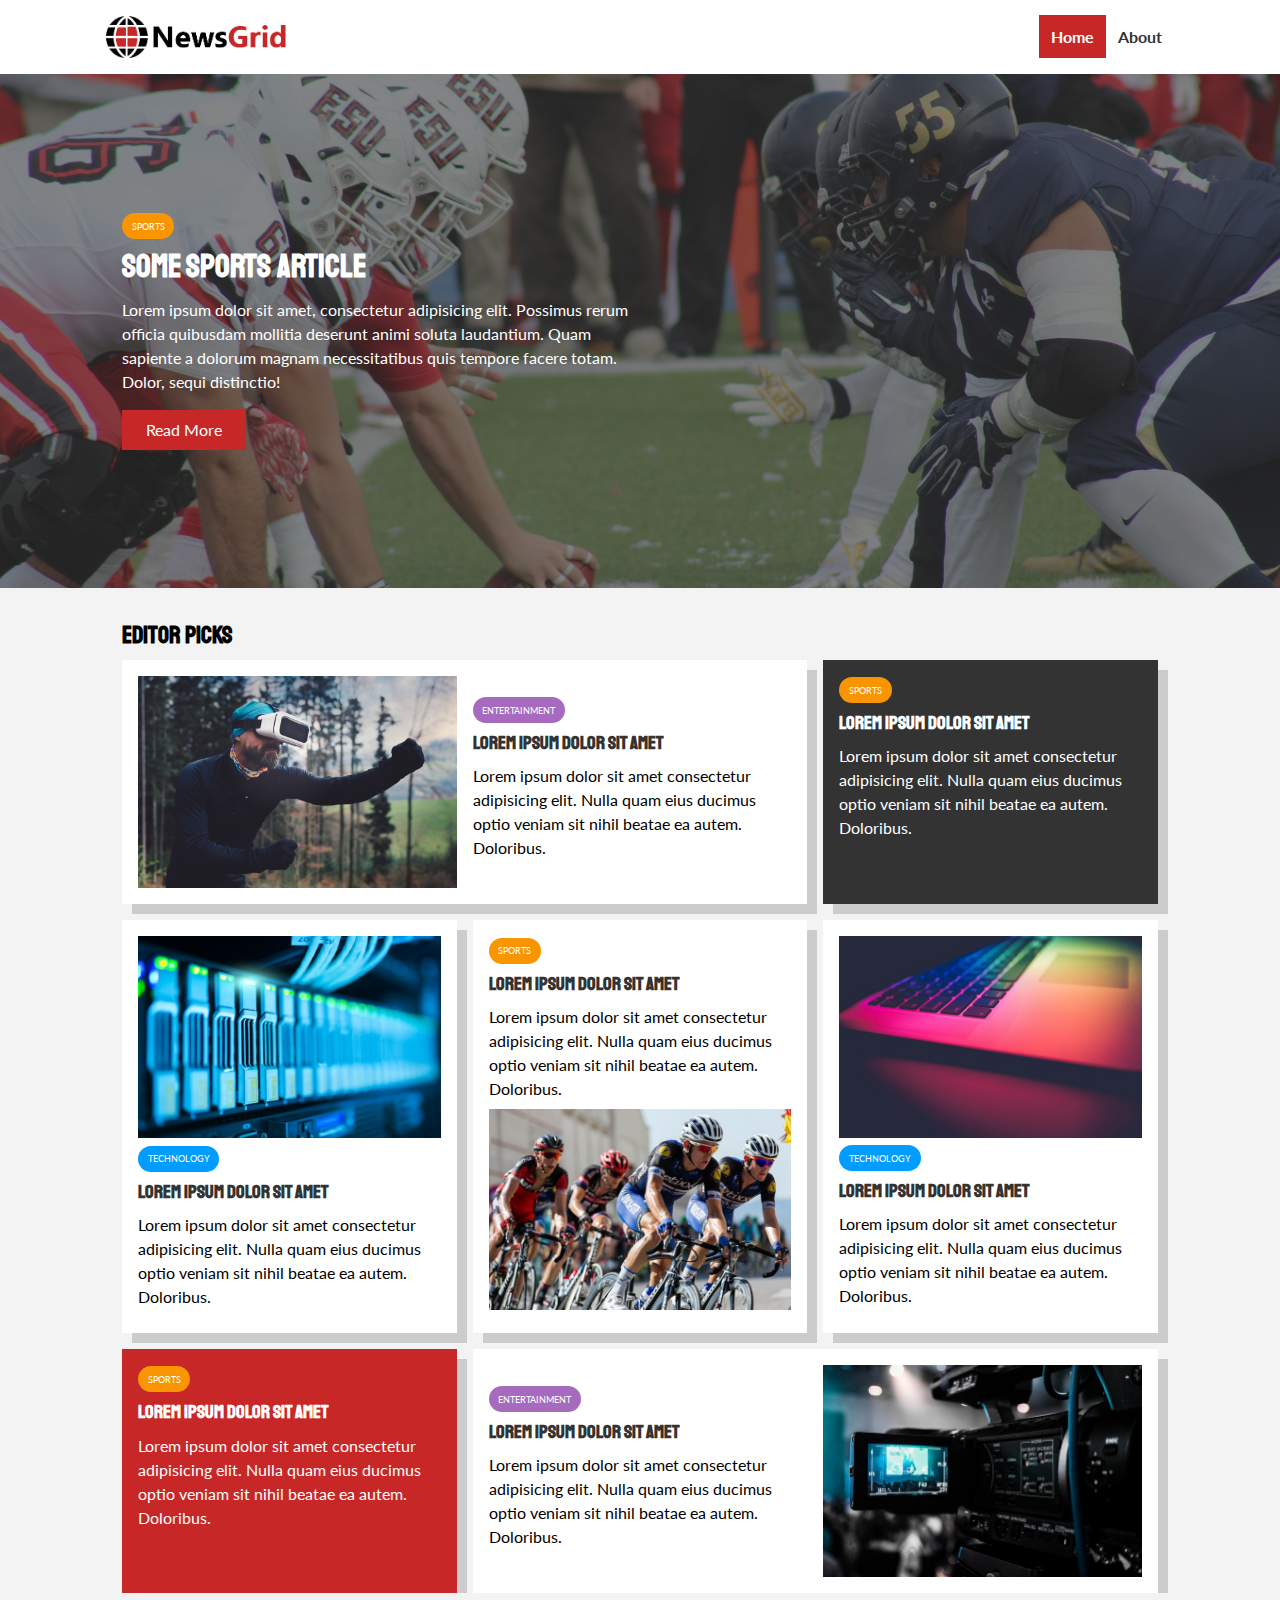
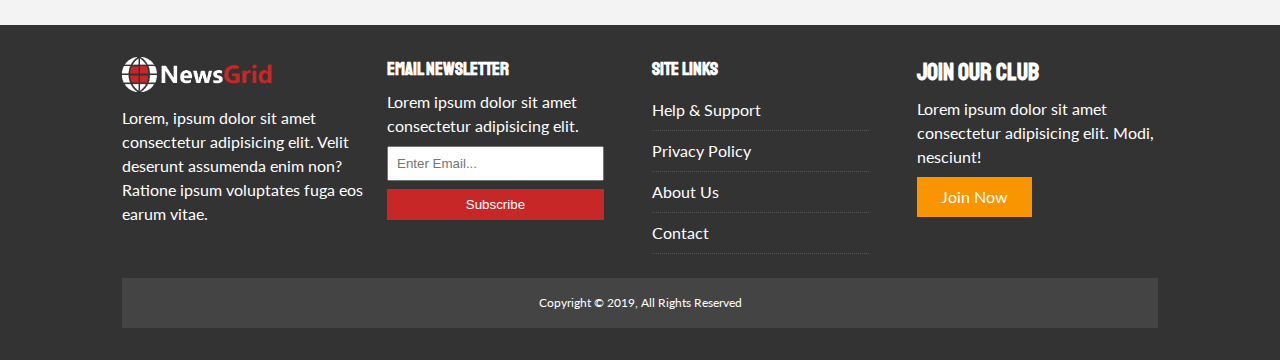
<file: index.html>
<!DOCTYPE html>
<html lang="en">
  <head>
    <meta charset="UTF-8" />
    <meta name="viewport" content="width=device-width, initial-scale=1.0" />
    <meta http-equiv="X-UA-Compatible" content="ie=edge" />
    <link
      rel="stylesheet"
      href="https://use.fontawesome.com/releases/v5.6.3/css/all.css"
      integrity="sha384-UHRtZLI+pbxtHCWp1t77Bi1L4ZtiqrqD80Kn4Z8NTSRyMA2Fd33n5dQ8lWUE00s/"
      crossorigin="anonymous"
    />
    <link
      href="https://fonts.googleapis.com/css?family=Lato|Staatliches"
      rel="stylesheet"
    />
    <link rel="stylesheet" href="css/style.css" />
    <link
      rel="stylesheet"
      media="screen and (max-width: 768px)"
      href="css/mobile.css"
    />
    <link rel="shortcut icon" type="image/x-icon" href="favicon.ico" />
    <title>NewsGrid | Latest News</title>
  </head>
  <body>
    <nav id="main-nav">
      <div class="container">
        <img src="img/logo.png" alt="NewsGrid" class="logo" />
        <div class="social">
          <a href="http://facebook.com" target="_blank"
            ><i class="fab fa-facebook fa-2x"></i
          ></a>
          <a href="http://twitter.com" target="_blank"
            ><i class="fab fa-twitter fa-2x"></i
          ></a>
          <a href="http://instagram.com" target="_blank"
            ><i class="fab fa-instagram fa-2x"></i
          ></a>
          <a href="http://youtube.com" target="_blank"
            ><i class="fab fa-youtube fa-2x"></i
          ></a>
        </div>
        <ul>
          <li><a class="current" href="index.html">Home</a></li>
          <li><a href="about.html">About</a></li>
        </ul>
      </div>
    </nav>

    <!-- Showcase -->
    <header id="showcase">
      <div class="container">
        <div class="showcase-container">
          <div class="showcase-content">
            <div class="category category-sports">Sports</div>
            <h1>Some Sports Article</h1>
            <p>
              Lorem ipsum dolor sit amet, consectetur adipisicing elit. Possimus
              rerum officia quibusdam mollitia deserunt animi soluta laudantium.
              Quam sapiente a dolorum magnam necessitatibus quis tempore facere
              totam. Dolor, sequi distinctio!
            </p>
            <a href="article.html" class="btn btn-primary">Read More</a>
          </div>
        </div>
      </div>
    </header>

    <!-- Home Articles -->
    <section id="home-articles" class="py-2">
      <div class="container">
        <h2>Editor Picks</h2>
        <div class="articles-container">
          <article class="card">
            <img src="img/articles/ent1.jpg" alt="" />
            <div>
              <div class="category category-ent">Entertainment</div>
              <h3>
                <a href="article.html">Lorem ipsum dolor sit amet</a>
              </h3>
              <p>
                Lorem ipsum dolor sit amet consectetur adipisicing elit. Nulla
                quam eius ducimus optio veniam sit nihil beatae ea autem.
                Doloribus.
              </p>
            </div>
          </article>
          <article class="card bg-dark">
            <div class="category category-sports">Sports</div>
            <h3>
              <a href="article.html">Lorem ipsum dolor sit amet</a>
            </h3>
            <p>
              Lorem ipsum dolor sit amet consectetur adipisicing elit. Nulla
              quam eius ducimus optio veniam sit nihil beatae ea autem.
              Doloribus.
            </p>
          </article>
          <article class="card">
            <img src="img/articles/tech1.jpg" alt="" />
            <div class="category category-tech">Technology</div>
            <h3>
              <a href="article.html">Lorem ipsum dolor sit amet</a>
            </h3>
            <p>
              Lorem ipsum dolor sit amet consectetur adipisicing elit. Nulla
              quam eius ducimus optio veniam sit nihil beatae ea autem.
              Doloribus.
            </p>
          </article>
          <article class="card">
            <div class="category category-sports">Sports</div>
            <h3>
              <a href="article.html">Lorem ipsum dolor sit amet</a>
            </h3>
            <p>
              Lorem ipsum dolor sit amet consectetur adipisicing elit. Nulla
              quam eius ducimus optio veniam sit nihil beatae ea autem.
              Doloribus.
            </p>
            <img src="img/articles/sports1.jpg" alt="" />
          </article>
          <article class="card">
            <img src="img/articles/tech2.jpg" alt="" />
            <div class="category category-tech">Technology</div>
            <h3>
              <a href="article.html">Lorem ipsum dolor sit amet</a>
            </h3>
            <p>
              Lorem ipsum dolor sit amet consectetur adipisicing elit. Nulla
              quam eius ducimus optio veniam sit nihil beatae ea autem.
              Doloribus.
            </p>
          </article>
          <article class="card bg-primary">
            <div class="category category-sports">Sports</div>
            <h3>
              <a href="article.html">Lorem ipsum dolor sit amet</a>
            </h3>
            <p>
              Lorem ipsum dolor sit amet consectetur adipisicing elit. Nulla
              quam eius ducimus optio veniam sit nihil beatae ea autem.
              Doloribus.
            </p>
          </article>
          <article class="card">
            <div>
              <div class="category category-ent">Entertainment</div>
              <h3>
                <a href="article.html">Lorem ipsum dolor sit amet</a>
              </h3>
              <p>
                Lorem ipsum dolor sit amet consectetur adipisicing elit. Nulla
                quam eius ducimus optio veniam sit nihil beatae ea autem.
                Doloribus.
              </p>
            </div>
            <img src="img/articles/ent2.jpg" alt="" />
          </article>
        </div>
      </div>
    </section>

    <!-- Footer -->
    <footer id="main-footer" class="py-2">
      <div class="container footer-container">
        <div>
          <img src="img/logo_light.png" alt="NewsGrid" />
          <p>
            Lorem, ipsum dolor sit amet consectetur adipisicing elit. Velit
            deserunt assumenda enim non? Ratione ipsum voluptates fuga eos earum
            vitae.
          </p>
        </div>
        <div>
          <h3>Email Newsletter</h3>
          <p>Lorem ipsum dolor sit amet consectetur adipisicing elit.</p>
          <form name="contact" method="POST" data-netlify="true">
            <input type="email" name="email" placeholder="Enter Email..." />
            <input type="submit" value="Subscribe" class="btn btn-primary" />
          </form>
        </div>
        <div>
          <h3>Site Links</h3>
          <ul class="list">
            <li><a href="#">Help & Support</a></li>
            <li><a href="#">Privacy Policy</a></li>
            <li><a href="#">About Us</a></li>
            <li><a href="#">Contact</a></li>
          </ul>
        </div>
        <div>
          <h2>Join Our Club</h2>
          <p>
            Lorem ipsum dolor sit amet consectetur adipisicing elit. Modi,
            nesciunt!
          </p>
          <a href="#" class="btn btn-secondary">Join Now</a>
        </div>
        <div>
          <p>Copyright &copy; 2019, All Rights Reserved</p>
        </div>
      </div>
    </footer>
  </body>
</html>
</file>
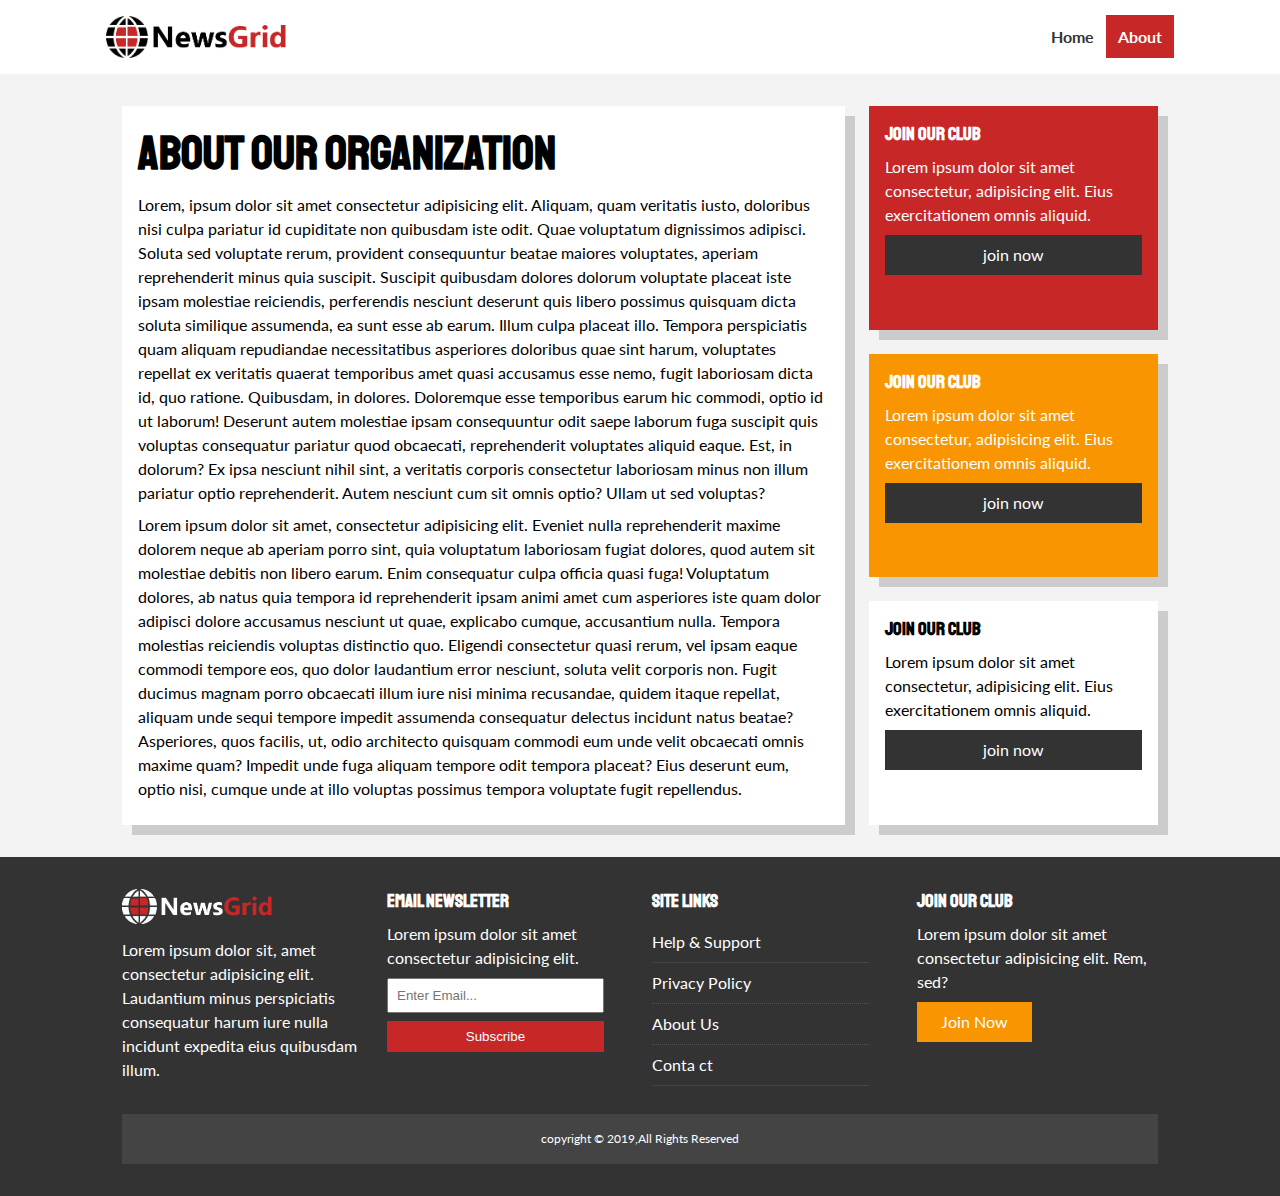
<file: about.html>
<!DOCTYPE html>
<html lang="en">
  <head>
    <meta charset="UTF-8" />
    <meta http-equiv="X-UA-Compatible" content="IE=edge" />
    <meta name="viewport" content="width=device-width, initial-scale=1.0" />
    <link rel="preconnect" href="https://fonts.googleapis.com" />
    <link rel="preconnect" href="https://fonts.gstatic.com" crossorigin />
    <link
      href="https://fonts.googleapis.com/css2?family=Lato:wght@300;400&family=Staatliches&display=swap"
      rel="stylesheet"
    />
    <link rel="stylesheet" href="./css/style.css" />
    <link rel="shortcut icon" type="image/x-icon" href="favicon.ico" />

    <link
      rel="stylesheet"
      media="screen and (max-width: 768px)"
      href="./css/mobile.css"
    />
    <link
      rel="stylesheet"
      href="https://cdnjs.cloudflare.com/ajax/libs/font-awesome/6.4.0/css/all.min.css"
      integrity="sha512-iecdLmaskl7CVkqkXNQ/ZH/XLlvWZOJyj7Yy7tcenmpD1ypASozpmT/E0iPtmFIB46ZmdtAc9eNBvH0H/ZpiBw=="
      crossorigin="anonymous"
      referrerpolicy="no-referrer"
    />
    <title>News Grid | About</title>
  </head>
  <body>
    <nav id="main-nav">
      <div class="container">
        <img class="logo" src="./img/logo.png" alt="logo" />
        <div class="social">
          <a href="facebook.com" target="_blank"
            ><i class="fab fa-facebook fa-2x"></i
          ></a>
          <a href="twitter.com" target="_blank">
            <i class="fab fa-twitter fa-2x" target="_blank"> </i
          ></a>
          <a href="instagram.com" target="_blank"
            ><i class="fab fa-instagram fa-2x"></i
          ></a>
          <a href="youtube.com"><i class="fab fa-youtube fa-2x"></i></a>
        </div>
        <ul>
          <li>
            <a href="index.html">Home</a>
          </li>
          <li>
            <a class="current" href="About.html">About</a>
          </li>
        </ul>
      </div>
    </nav>
    <!-- About -->
    <div id="about">
      <div class="container">
        <div class="page-container">
          <article class="card">
            <h1 class="l-heading">about our organization</h1>
            <p>
              Lorem, ipsum dolor sit amet consectetur adipisicing elit. Aliquam,
              quam veritatis iusto, doloribus nisi culpa pariatur id cupiditate
              non quibusdam iste odit. Quae voluptatum dignissimos adipisci.
              Soluta sed voluptate rerum, provident consequuntur beatae maiores
              voluptates, aperiam reprehenderit minus quia suscipit. Suscipit
              quibusdam dolores dolorum voluptate placeat iste ipsam molestiae
              reiciendis, perferendis nesciunt deserunt quis libero possimus
              quisquam dicta soluta similique assumenda, ea sunt esse ab earum.
              Illum culpa placeat illo. Tempora perspiciatis quam aliquam
              repudiandae necessitatibus asperiores doloribus quae sint harum,
              voluptates repellat ex veritatis quaerat temporibus amet quasi
              accusamus esse nemo, fugit laboriosam dicta id, quo ratione.
              Quibusdam, in dolores. Doloremque esse temporibus earum hic
              commodi, optio id ut laborum! Deserunt autem molestiae ipsam
              consequuntur odit saepe laborum fuga suscipit quis voluptas
              consequatur pariatur quod obcaecati, reprehenderit voluptates
              aliquid eaque. Est, in dolorum? Ex ipsa nesciunt nihil sint, a
              veritatis corporis consectetur laboriosam minus non illum pariatur
              optio reprehenderit. Autem nesciunt cum sit omnis optio? Ullam ut
              sed voluptas?
            </p>
            <p>
              Lorem ipsum dolor sit amet, consectetur adipisicing elit. Eveniet
              nulla reprehenderit maxime dolorem neque ab aperiam porro sint,
              quia voluptatum laboriosam fugiat dolores, quod autem sit
              molestiae debitis non libero earum. Enim consequatur culpa officia
              quasi fuga! Voluptatum dolores, ab natus quia tempora id
              reprehenderit ipsam animi amet cum asperiores iste quam dolor
              adipisci dolore accusamus nesciunt ut quae, explicabo cumque,
              accusantium nulla. Tempora molestias reiciendis voluptas
              distinctio quo. Eligendi consectetur quasi rerum, vel ipsam eaque
              commodi tempore eos, quo dolor laudantium error nesciunt, soluta
              velit corporis non. Fugit ducimus magnam porro obcaecati illum
              iure nisi minima recusandae, quidem itaque repellat, aliquam unde
              sequi tempore impedit assumenda consequatur delectus incidunt
              natus beatae? Asperiores, quos facilis, ut, odio architecto
              quisquam commodi eum unde velit obcaecati omnis maxime quam?
              Impedit unde fuga aliquam tempore odit tempora placeat? Eius
              deserunt eum, optio nisi, cumque unde at illo voluptas possimus
              tempora voluptate fugit repellendus.
            </p>
          </article>
          <aside class="card bg-primary">
            <h3>join our club</h3>
            <p>
              Lorem ipsum dolor sit amet consectetur, adipisicing elit. Eius
              exercitationem omnis aliquid.
            </p>
            <a href="#" class="btn btn-dark btn-block">join now</a>
          </aside>
          <aside class="card bg-secondary">
            <h3>join our club</h3>
            <p>
              Lorem ipsum dolor sit amet consectetur, adipisicing elit. Eius
              exercitationem omnis aliquid.
            </p>
            <a href="#" class="btn btn-dark btn-block">join now</a>
          </aside>
          <aside class="card bg-light">
            <h3>join our club</h3>
            <p>
              Lorem ipsum dolor sit amet consectetur, adipisicing elit. Eius
              exercitationem omnis aliquid.
            </p>
            <a href="#" class="btn btn-dark btn-block">join now</a>
          </aside>
        </div>
      </div>
    </div>

    <!-- footer -->
    <footer id="main-footer" class="py-2">
      <div class="container footer-container">
        <div>
          <img src="./img/logo_light.png" alt="" />
          <p>
            Lorem ipsum dolor sit, amet consectetur adipisicing elit. Laudantium
            minus perspiciatis consequatur harum iure nulla incidunt expedita
            eius quibusdam illum.
          </p>
        </div>
        <div>
          <h3>email newsletter</h3>
          <p>Lorem ipsum dolor sit amet consectetur adipisicing elit.</p>
          <form name="contact" method="POST" data-netlify="true">
            <input type="email" name="email" placeholder="Enter Email..." />
            <input type="submit" value="Subscribe" class="btn btn-primary" />
          </form>
        </div>
        <div>
          <h3>site links</h3>
          <ul class="list">
            <li><a href="#">Help & Support</a></li>
            <li><a href="#">Privacy Policy</a></li>
            <li><a href="#">About Us</a></li>
            <li><a href="#">Conta ct</a></li>
          </ul>
        </div>
        <div>
          <h3>join our club</h3>
          <p>
            Lorem ipsum dolor sit amet consectetur adipisicing elit. Rem, sed?
          </p>
          <a href="#" class="btn btn-secondary">Join Now</a>
        </div>
        <div>
          <p>copyright &copy; 2019,All Rights Reserved</p>
        </div>
      </div>
    </footer>
  </body>
</html>
</file>
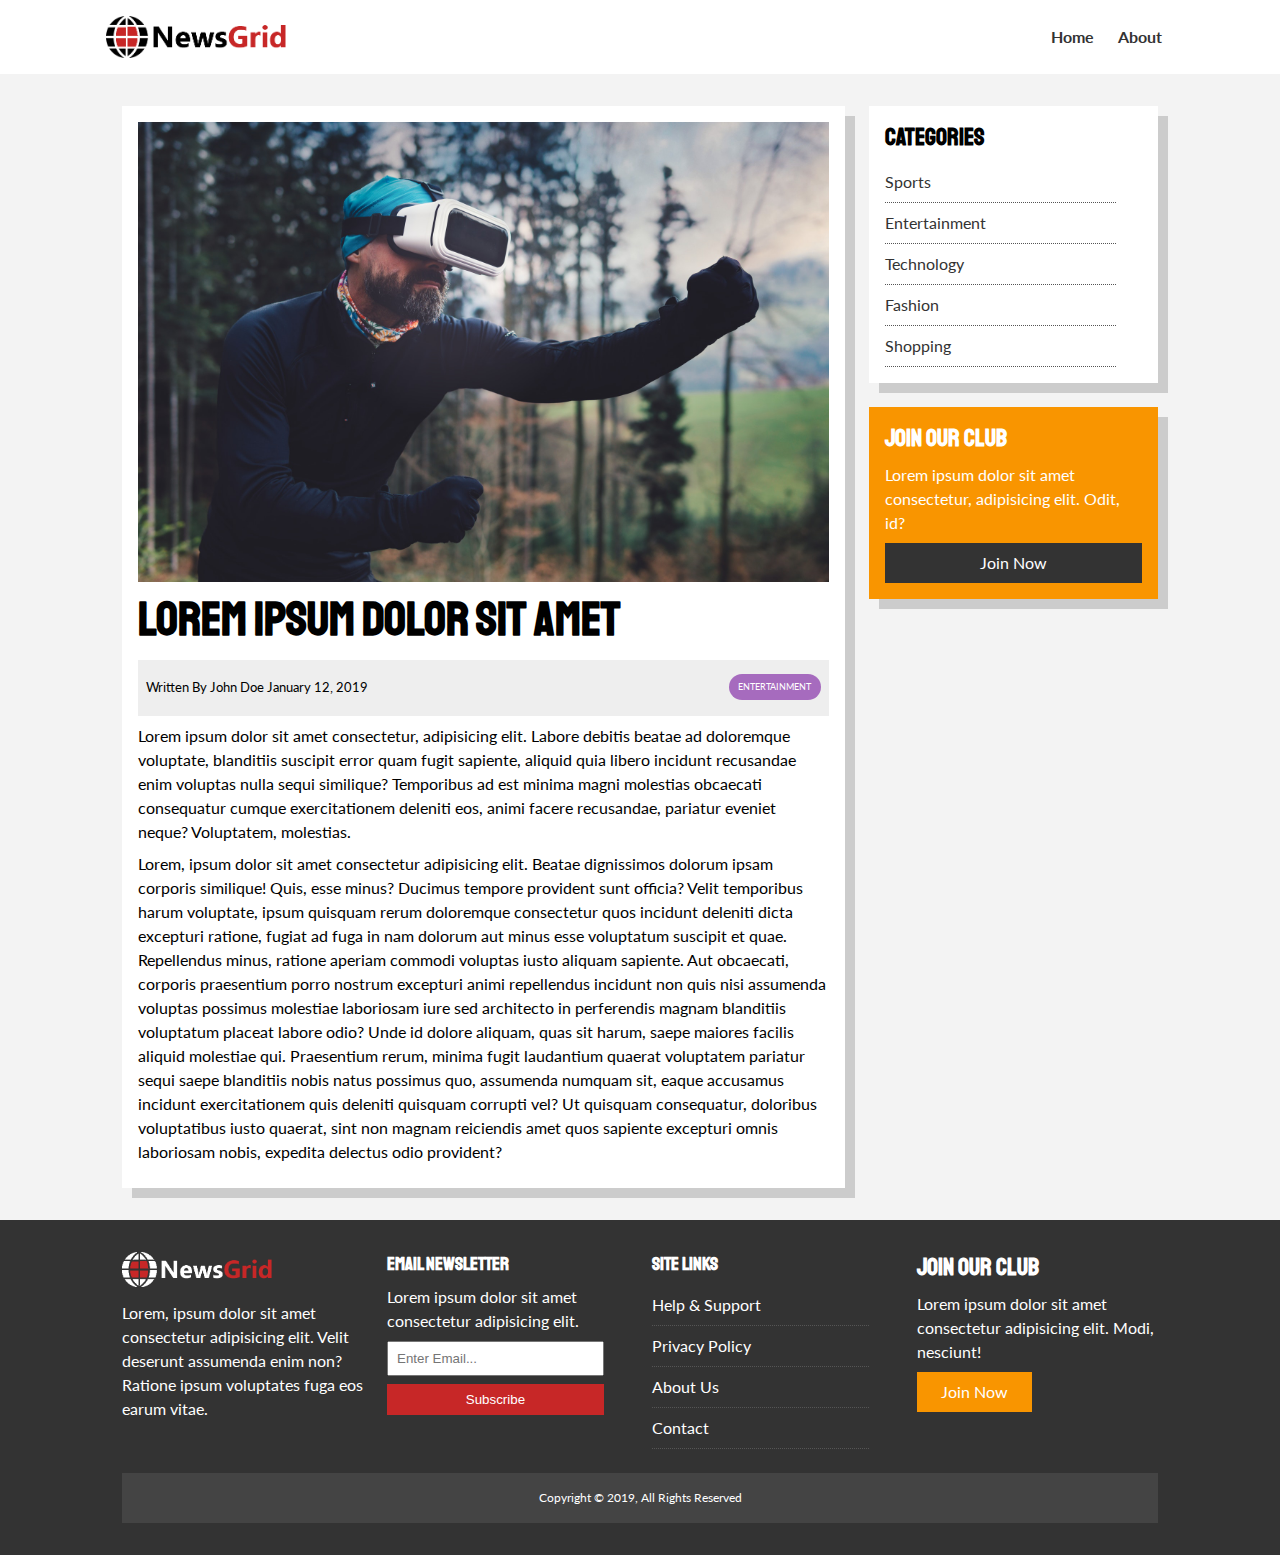
<file: article.html>
<!DOCTYPE html>
<html lang="en">
  <head>
    <meta charset="UTF-8" />
    <meta name="viewport" content="width=device-width, initial-scale=1.0" />
    <meta http-equiv="X-UA-Compatible" content="ie=edge" />
    <link
      rel="stylesheet"
      href="https://use.fontawesome.com/releases/v5.6.3/css/all.css"
      integrity="sha384-UHRtZLI+pbxtHCWp1t77Bi1L4ZtiqrqD80Kn4Z8NTSRyMA2Fd33n5dQ8lWUE00s/"
      crossorigin="anonymous"
    />
    <link
      href="https://fonts.googleapis.com/css?family=Lato|Staatliches"
      rel="stylesheet"
    />
    <link rel="stylesheet" href="css/style.css" />
    <link
      rel="stylesheet"
      media="screen and (max-width: 768px)"
      href="css/mobile.css"
    />
    <link rel="shortcut icon" type="image/x-icon" href="favicon.ico" />
    <title>NewsGrid | Latest News</title>
  </head>
  <body>
    <nav id="main-nav">
      <div class="container">
        <img src="img/logo.png" alt="NewsGrid" class="logo" />
        <div class="social">
          <a href="http://facebook.com" target="_blank"
            ><i class="fab fa-facebook fa-2x"></i
          ></a>
          <a href="http://twitter.com" target="_blank"
            ><i class="fab fa-twitter fa-2x"></i
          ></a>
          <a href="http://instagram.com" target="_blank"
            ><i class="fab fa-instagram fa-2x"></i
          ></a>
          <a href="http://youtube.com" target="_blank"
            ><i class="fab fa-youtube fa-2x"></i
          ></a>
        </div>
        <ul>
          <li><a href="index.html">Home</a></li>
          <li><a href="about.html">About</a></li>
        </ul>
      </div>
    </nav>

    <section id="article">
      <div class="container">
        <div class="page-container">
          <article class="card">
            <img src="img/articles/ent1.jpg" alt="" />
            <h1 class="l-heading">Lorem ipsum dolor sit amet</h1>
            <div class="meta">
              <small>
                <i class="fas fa-user"></i> Written By John Doe January 12, 2019
              </small>
              <div class="category category-ent">Entertainment</div>
            </div>
            <p>
              Lorem ipsum dolor sit amet consectetur, adipisicing elit. Labore
              debitis beatae ad doloremque voluptate, blanditiis suscipit error
              quam fugit sapiente, aliquid quia libero incidunt recusandae enim
              voluptas nulla sequi similique? Temporibus ad est minima magni
              molestias obcaecati consequatur cumque exercitationem deleniti
              eos, animi facere recusandae, pariatur eveniet neque? Voluptatem,
              molestias.
            </p>
            <p>
              Lorem, ipsum dolor sit amet consectetur adipisicing elit. Beatae
              dignissimos dolorum ipsam corporis similique! Quis, esse minus?
              Ducimus tempore provident sunt officia? Velit temporibus harum
              voluptate, ipsum quisquam rerum doloremque consectetur quos
              incidunt deleniti dicta excepturi ratione, fugiat ad fuga in nam
              dolorum aut minus esse voluptatum suscipit et quae. Repellendus
              minus, ratione aperiam commodi voluptas iusto aliquam sapiente.
              Aut obcaecati, corporis praesentium porro nostrum excepturi animi
              repellendus incidunt non quis nisi assumenda voluptas possimus
              molestiae laboriosam iure sed architecto in perferendis magnam
              blanditiis voluptatum placeat labore odio? Unde id dolore aliquam,
              quas sit harum, saepe maiores facilis aliquid molestiae qui.
              Praesentium rerum, minima fugit laudantium quaerat voluptatem
              pariatur sequi saepe blanditiis nobis natus possimus quo,
              assumenda numquam sit, eaque accusamus incidunt exercitationem
              quis deleniti quisquam corrupti vel? Ut quisquam consequatur,
              doloribus voluptatibus iusto quaerat, sint non magnam reiciendis
              amet quos sapiente excepturi omnis laboriosam nobis, expedita
              delectus odio provident?
            </p>
          </article>

          <aside id="categories" class="card">
            <h2>Categories</h2>
            <ul class="list">
              <li>
                <a href="#"><i class="fas fa-chevron-right"></i> Sports</a>
              </li>
              <li>
                <a href="#"
                  ><i class="fas fa-chevron-right"></i> Entertainment</a
                >
              </li>
              <li>
                <a href="#"><i class="fas fa-chevron-right"></i> Technology</a>
              </li>
              <li>
                <a href="#"><i class="fas fa-chevron-right"></i> Fashion</a>
              </li>
              <li>
                <a href="#"><i class="fas fa-chevron-right"></i> Shopping</a>
              </li>
            </ul>
          </aside>

          <aside class="card bg-secondary">
            <h2>Join Our Club</h2>
            <p>
              Lorem ipsum dolor sit amet consectetur, adipisicing elit. Odit,
              id?
            </p>
            <a href="#" class="btn btn-dark btn-block">Join Now</a>
          </aside>
        </div>
      </div>
    </section>

    <!-- Footer -->
    <footer id="main-footer" class="py-2">
      <div class="container footer-container">
        <div>
          <img src="img/logo_light.png" alt="NewsGrid" />
          <p>
            Lorem, ipsum dolor sit amet consectetur adipisicing elit. Velit
            deserunt assumenda enim non? Ratione ipsum voluptates fuga eos earum
            vitae.
          </p>
        </div>
        <div>
          <h3>Email Newsletter</h3>
          <p>Lorem ipsum dolor sit amet consectetur adipisicing elit.</p>
          <form name="contact" method="POST" data-netlify="true">
            <input type="email" name="email" placeholder="Enter Email..." />
            <input type="submit" value="Subscribe" class="btn btn-primary" />
          </form>
        </div>
        <div>
          <h3>Site Links</h3>
          <ul class="list">
            <li><a href="#">Help & Support</a></li>
            <li><a href="#">Privacy Policy</a></li>
            <li><a href="#">About Us</a></li>
            <li><a href="#">Contact</a></li>
          </ul>
        </div>
        <div>
          <h2>Join Our Club</h2>
          <p>
            Lorem ipsum dolor sit amet consectetur adipisicing elit. Modi,
            nesciunt!
          </p>
          <a href="#" class="btn btn-secondary">Join Now</a>
        </div>
        <div>
          <p>Copyright &copy; 2019, All Rights Reserved</p>
        </div>
      </div>
    </footer>
  </body>
</html>
</file>
<file: css/style.css>
:root {
  --primary-color: #c72727;
  --secondary-color: #f99500;
  --light-color: #f3f3f3;
  --dark-color: #333;
  --max-width: 1100px;
}

.category {
  --sports-color: #f99500;
  --ent-color: #a66bbe;
  --tech-color: #009cff;
}

* {
  margin: 0;
  padding: 0;
  box-sizing: border-box;
}

body {
  font-family: 'Lato', sans-serif;
  line-height: 1.5;
  background: var(--light-color);
}

a {
  color: #333;
  text-decoration: none;
}

ul {
  list-style: none;
}

p {
  margin: 0.5rem 0;
}

img {
  width: 100%;
}

h1,
h2,
h3,
h4,
h5,
h6 {
  font-family: 'Staatliches', cursive;
  margin-bottom: 0.55rem;
  line-height: 1.3;
}

/* Utility */
.container {
  max-width: var(--max-width);
  margin: auto;
  padding: 0 2rem;
  overflow: hidden;
}

.category {
  display: inline-block;
  color: #fff;
  font-size: 0.55rem;
  text-transform: uppercase;
  padding: 0.4rem 0.6rem;
  border-radius: 15px;
  margin-bottom: 0.5rem;
}

.category-sports {
  background: var(--sports-color);
}
.category-ent {
  background: var(--ent-color);
}
.category-tech {
  background: var(--tech-color);
}

.btn {
  display: inline-block;
  border: none;
  background: var(--dark-color);
  color: #fff;
  padding: 0.5rem 1.5rem;
}

.btn-light {
  background: var(--light-color);
}
.btn-primary {
  background: var(--primary-color);
}
.btn-secondary {
  background: var(--secondary-color);
}

.btn-block {
  display: block;
  width: 100%;
  text-align: center;
}

.btn:hover {
  opacity: 0.9;
}

.card {
  background: #fff;
  padding: 1rem;
}

.bg-dark {
  background: var(--dark-color);
  color: #fff;
}

.bg-primary {
  background: var(--primary-color);
  color: #fff;
}

.bg-secondary {
  background: var(--secondary-color);
  color: #fff;
}

.bg-dark h1,
.bg-dark h2,
.bg-dark h3,
.bg-dark a,
.bg-primary h1,
.bg-primary h2,
.bg-primary h3,
.bg-primary a,
.bg-secondary h1,
.bg-secondary h2,
.bg-secondary h3,
.bg-secondary a {
  color: #fff;
}

.py-1 {
  padding: 1.5rem 0;
}
.py-2 {
  padding: 2rem 0;
}
.py-3 {
  padding: 3rem 0;
}
.p-1 {
  padding: 1.5rem;
}
.p-2 {
  padding: 2rem;
}
.p-3 {
  padding: 3rem;
}

.l-heading {
  font-size: 3rem;
}

.list li {
  padding: 0.5rem 0;
  border-bottom: #555 dotted 1px;
  width: 90%;
}

.list li a:hover {
  color: var(--primary-color) !important;
}

/* Inner page grid container */
.page-container {
  display: grid;
  grid-template-columns: 5fr 2fr;
  margin: 2rem 0;
  grid-gap: 1.5rem;
}

.page-container > *:first-child {
  grid-row: 1 / span 3;
}

/* Navigation */
#main-nav {
  background: #fff;
  position: sticky;
  top: 0;
  z-index: 2;
}

#main-nav .container {
  display: grid;
  grid-template-columns: 6fr 3fr 2fr;
  padding: 1rem;
  align-items: center;
}

#main-nav .logo {
  width: 180px;
}

#main-nav ul {
  justify-self: end;
  display: flex;
}

#main-nav ul li a {
  padding: 0.75rem;
  font-weight: bold;
}

#main-nav ul li a.current {
  background: var(--primary-color);
  color: #fff;
}

#main-nav ul li a:hover {
  background: var(--light-color);
  color: var(--dark-color);
}

#main-nav .social {
  justify-self: center;
}

#main-nav .social i {
  color: #777;
  margin-right: 0.5rem;
}

/* Showcase */
#showcase {
  color: #fff;
  background: #333;
  padding: 2rem;
  position: relative;
}

#showcase:before {
  content: '';
  background: url('../img/featured.jpg') no-repeat center center/cover;
  position: absolute;
  top: 0;
  left: 0;
  width: 100%;
  height: 100%;
  opacity: 0.4;
}

#showcase .showcase-container {
  display: grid;
  grid-template-columns: repeat(2, 1fr);
  justify-content: center;
  align-items: center;
  height: 50vh;
}

#showcase .showcase-content {
  z-index: 1;
}

#showcase .showcase-content p {
  margin-bottom: 1rem;
}

/* Home Articles */
#home-articles .articles-container {
  display: grid;
  grid-template-columns: repeat(3, 1fr);
  grid-gap: 1rem;
}

#home-articles .articles-container > *:first-child,
#home-articles .articles-container > *:last-child {
  display: grid;
  grid-template-columns: repeat(2, 1fr);
  grid-gap: 1rem;
  align-items: center;
  grid-column: 1 / span 2;
}

#home-articles .articles-container > *:last-child {
  grid-column: 2 / span 2;
}

#article .meta {
  display: flex;
  justify-content: space-between;
  align-items: center;
  background: #eee;
  padding: 0.5rem;
}

#article .meta .category {
  margin-top: 0.4rem;
}

/* Footer */
#main-footer {
  background: var(--dark-color);
  color: #fff;
}

#main-footer img {
  width: 150px;
}

#main-footer a {
  color: #fff;
}

#main-footer .footer-container {
  display: grid;
  grid-template-columns: repeat(4, 1fr);
  grid-gap: 1.5rem;
}

#main-footer .footer-container > *:last-child {
  background: #444;
  grid-column: 1 / span 4;
  padding: 0.5rem;
  text-align: center;
  font-size: 0.75rem;
}

#main-footer .footer-container input[type='email'] {
  width: 90%;
  padding: 0.5rem;
  margin-bottom: 0.5rem;
}

#main-footer .footer-container input[type='submit'] {
  width: 90%;
}
article,
aside {
  box-shadow: 10px 10px #ccc;
}
</file>
<file: css/mobile.css>
#main-nav .social {
  display: none;
}

#main-nav .container {
  grid-template-columns: 1fr;
  grid-gap: 1.2rem;
}

#main-nav ul,
#main-nav .logo {
  justify-self: center;
}
#main-nav ul li a {
  padding: 0.5rem;
}
#home-article .articles-container {
  grid-template-columns: repeat(2, 1fr);
}
#home-articles .articles-container > *:first-child,
#home-articles .articles-container > *:last-child {
  grid-template-columns: 1fr;
  grid-column: 1;
}
@media (max-width: 600px) {
  /* Stack Grid Items */
  #showcase .showcase-container,
  #home-articles .articles-container,
  #main-footer .footer-container {
    grid-template-columns: 1fr;
  }

  #main-footer .footer-container > *:last-child {
    grid-column: 1;
  }

  #main-footer .footer-container > *:first-child,
  #main-footer .footer-container > *:nth-child(2) {
    border-bottom: #444 dotted 1px;
    padding-bottom: 1rem;
  }

  .page-container {
    grid-template-columns: 1fr;
    text-align: center;
  }

  .page-container > *:first-child {
    grid-row: 1;
  }

  .l-heading {
    font-size: 2rem;
  }
}
</file>
